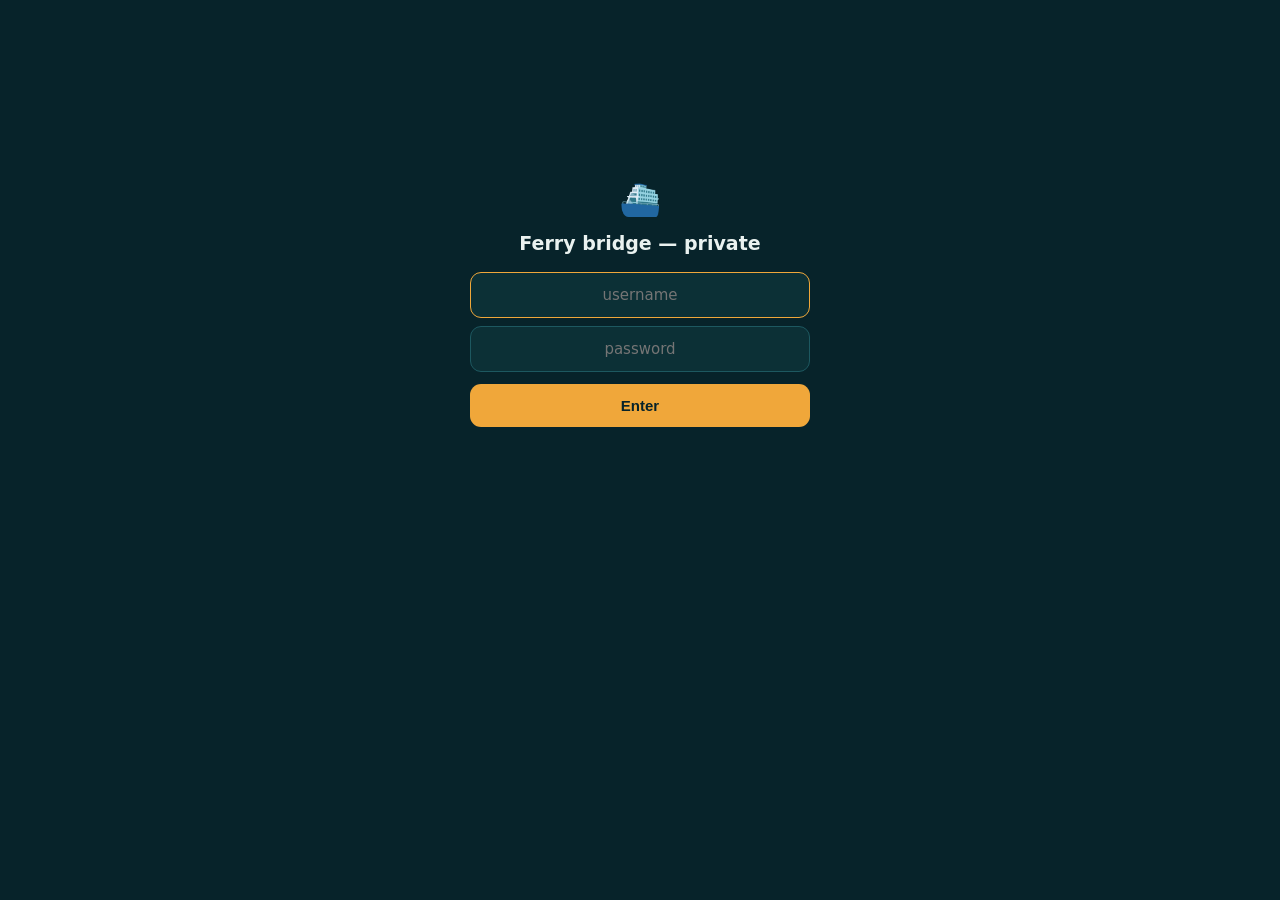
<file: metrics/index.html>
<!doctype html><html lang="en"><head><meta charset="utf-8"><meta name="viewport" content="width=device-width,initial-scale=1">
<title>Ferry — Metrics</title><meta name="robots" content="noindex,nofollow">
<style>
:root{--ink:#07232a;--card:#0c3036;--line:#1d5860;--foam:#a7cdc8;--beacon:#f0a73a;--ok:#7fd6a4;--mono:ui-monospace,"SF Mono",Menlo,monospace;--ui:system-ui,-apple-system,"Segoe UI",Roboto,sans-serif}
*{box-sizing:border-box}body{margin:0;background:var(--ink);color:#eaf2f0;font-family:var(--ui);padding:34px 20px 60px}
.wrap{max-width:960px;margin:0 auto;display:none}
h1{font-size:22px;margin:0 0 4px}h1 span{color:var(--beacon)}
.sub{color:var(--foam);font-size:13px;font-family:var(--mono);margin:0 0 26px}
h2{font-size:13px;text-transform:uppercase;letter-spacing:.08em;color:var(--foam);margin:30px 0 10px}
.grid{display:grid;grid-template-columns:repeat(auto-fill,minmax(210px,1fr));gap:12px}
.card{background:var(--card);border:1px solid var(--line);border-radius:12px;padding:16px}
.card .k{font-size:12px;color:var(--foam);font-family:var(--mono)}
.card .v{font-size:30px;font-weight:700;margin-top:6px}.card .v.ok{color:var(--ok)}.card .v.hl{color:var(--beacon)}
.card .d{font-size:11px;color:var(--foam);margin-top:4px;font-family:var(--mono)}
.links a{display:inline-block;background:var(--card);border:1px solid var(--line);border-radius:10px;padding:10px 14px;margin:0 8px 8px 0;color:var(--beacon);text-decoration:none;font-size:13px}
.links a:hover{border-color:var(--beacon)}
.note{background:rgba(240,167,58,.08);border:1px solid rgba(240,167,58,.35);border-radius:12px;padding:14px 16px;font-size:13px;line-height:1.6;color:#f3e9d8;margin-top:26px}
.note code{font-family:var(--mono);background:rgba(0,0,0,.3);padding:1px 6px;border-radius:5px}
#gate{max-width:340px;margin:16vh auto 0;text-align:center}
#gate .lock{font-size:34px}#gate h1{font-size:19px;margin:14px 0 18px}
#gate input{width:100%;padding:13px 15px;border-radius:11px;border:1px solid var(--line);background:var(--card);color:#eaf2f0;font-size:15px;font-family:var(--ui);text-align:center}
#gate input+input{margin-top:8px}
#gate input:focus{outline:none;border-color:var(--beacon)}
#gate button{margin-top:12px;width:100%;padding:13px;border:0;border-radius:11px;background:var(--beacon);color:var(--ink);font-weight:700;font-size:15px;cursor:pointer}
#gerr{color:#e8846a;font-size:12.5px;font-family:var(--mono);margin-top:12px;min-height:16px}
</style></head><body>

<div id="gate">
  <div class="lock">⛴️</div>
  <h1>Ferry bridge — private</h1>
  <form onsubmit="return tryAuth(event)">
    <input id="usr" type="text" placeholder="username" autocomplete="username" autofocus>
    <input id="pw" type="password" placeholder="password" autocomplete="current-password">
    <button type="submit">Enter</button>
    <div id="gerr"></div>
  </form>
</div>

<div class="wrap">
<h1>⛴ Ferry — <span>bridge instruments</span></h1>
<p class="sub">Private dashboard · unique visitors via GoatCounter · refreshes on load</p>
<h2>Conversion funnel</h2>
<div class="grid">
<div class="card"><div class="k">Site visitors, total</div><div class="v" id="m-total">—</div><div class="d">all pages, unique</div></div>
<div class="card"><div class="k">Install clicks</div><div class="v hl" id="m-install">—</div><div class="d">cta-install → Chrome Web Store</div></div>
<div class="card"><div class="k">Launch signups (pre-launch)</div><div class="v hl" id="m-signup">—</div><div class="d">notify-signup event</div></div>
<div class="card"><div class="k">Signup rate</div><div class="v hl" id="m-rate">—</div><div class="d">signups / homepage visitors</div></div>
<div class="card"><div class="k">Purchases</div><div class="v ok" id="m-thanks">—</div><div class="d">/thanks views, post-launch</div></div>
</div>
<h2>CTA clicks</h2>
<div class="grid">
<div class="card"><div class="k">Pro CTA</div><div class="v" id="m-cta-pro">—</div><div class="d">pricing card</div></div>
<div class="card"><div class="k">Free CTA</div><div class="v" id="m-cta-free">—</div><div class="d">pricing card</div></div>
<div class="card"><div class="k">Nav CTA</div><div class="v" id="m-cta-nav">—</div><div class="d">header button</div></div>
</div>
<h2>Traffic by page</h2>
<div class="grid" id="pages"></div>
<h2>Deep dives</h2>
<div class="links">
<a href="https://techcesories.goatcounter.com" target="_blank">GoatCounter → referrers, countries, time</a>
<a href="https://dashboard.stripe.com" target="_blank">Stripe → revenue</a>
<a href="https://search.google.com/search-console" target="_blank">Search Console → SEO queries</a>
<a href="https://www.bing.com/webmasters" target="_blank">Bing → SEO</a>
<a href="https://chrome.google.com/webstore/devconsole" target="_blank">Chrome Web Store → installs</a>
</div>
<div class="note" id="setup"><b>If numbers show — :</b> 1) confirm GoatCounter → Settings → <i>Allow adding visitor counts on your website</i> is ticked (powers this page). 2) Deploy the Worker <code>/notify</code> endpoint so signups count. Data appears from first visit after deploy; history starts at zero.</div>
</div>

<script>
var HASH="c3f826a286dbf5f8b56f50bca6495dc6d9ccac68ef183bc2740e4a2ca205c201";
async function sha(s){var b=await crypto.subtle.digest("SHA-256",new TextEncoder().encode(s));return Array.from(new Uint8Array(b)).map(function(x){return x.toString(16).padStart(2,"0")}).join("")}
async function tryAuth(e){if(e)e.preventDefault();var h=await sha(document.getElementById("usr").value+":"+document.getElementById("pw").value);
if(h===HASH){try{sessionStorage.setItem("fm","1")}catch(_){}; show()}else{document.getElementById("gerr").textContent="Wrong username or password."}return false}
function show(){document.getElementById("gate").style.display="none";document.querySelector(".wrap").style.display="block";renderMetrics()}
try{if(sessionStorage.getItem("fm")==="1")addEventListener("DOMContentLoaded",show)}catch(_){}

function renderMetrics(){
var GC="https://techcesories.goatcounter.com/counter/";
function put(id,n){var e=document.getElementById(id);if(e)e.textContent=(typeof n==="number")?n.toLocaleString():n}
function grab(path){return fetch(GC+encodeURIComponent(path)+".json").then(function(r){if(!r.ok)throw 0;return r.json()}).then(function(j){return parseInt(String(j.count_unique||j.count).replace(/[^0-9]/g,""),10)||0}).catch(function(){return null})}
var PAGES=[["/","Homepage"],["/export-chatgpt-to-markdown","Guide: GPT→MD"],["/export-claude-to-obsidian","Guide: Claude→Obsidian"],["/chatgpt-claude-to-notion","Guide: →Notion"],["/privacy","Privacy"],["/terms","Terms"]];
Promise.all([grab("TOTAL"),grab("notify-signup"),grab("/thanks"),grab("cta-pro"),grab("cta-free"),grab("cta-nav"),grab("/"),grab("cta-install")]).then(function(r){
put("m-total",r[0]==null?"—":r[0]);put("m-signup",r[1]==null?"—":r[1]);put("m-thanks",r[2]==null?"—":r[2]);
put("m-cta-pro",r[3]==null?"—":r[3]);put("m-cta-free",r[4]==null?"—":r[4]);put("m-cta-nav",r[5]==null?"—":r[5]);
put("m-rate",(r[1]!=null&&r[6])?((100*r[1]/r[6]).toFixed(1)+"%"):"—");
put("m-install",r[7]==null?"—":r[7]);if(r[0]!=null)document.getElementById("setup").style.display="none";});
var g=document.getElementById("pages");PAGES.forEach(function(p){var c=document.createElement("div");c.className="card";c.innerHTML='<div class="k">'+p[1]+'</div><div class="v">—</div><div class="d">'+p[0]+'</div>';g.appendChild(c);grab(p[0]).then(function(n){c.querySelector(".v").textContent=(n==null)?"—":n.toLocaleString()})});
}
</script>
</body></html>
</file>
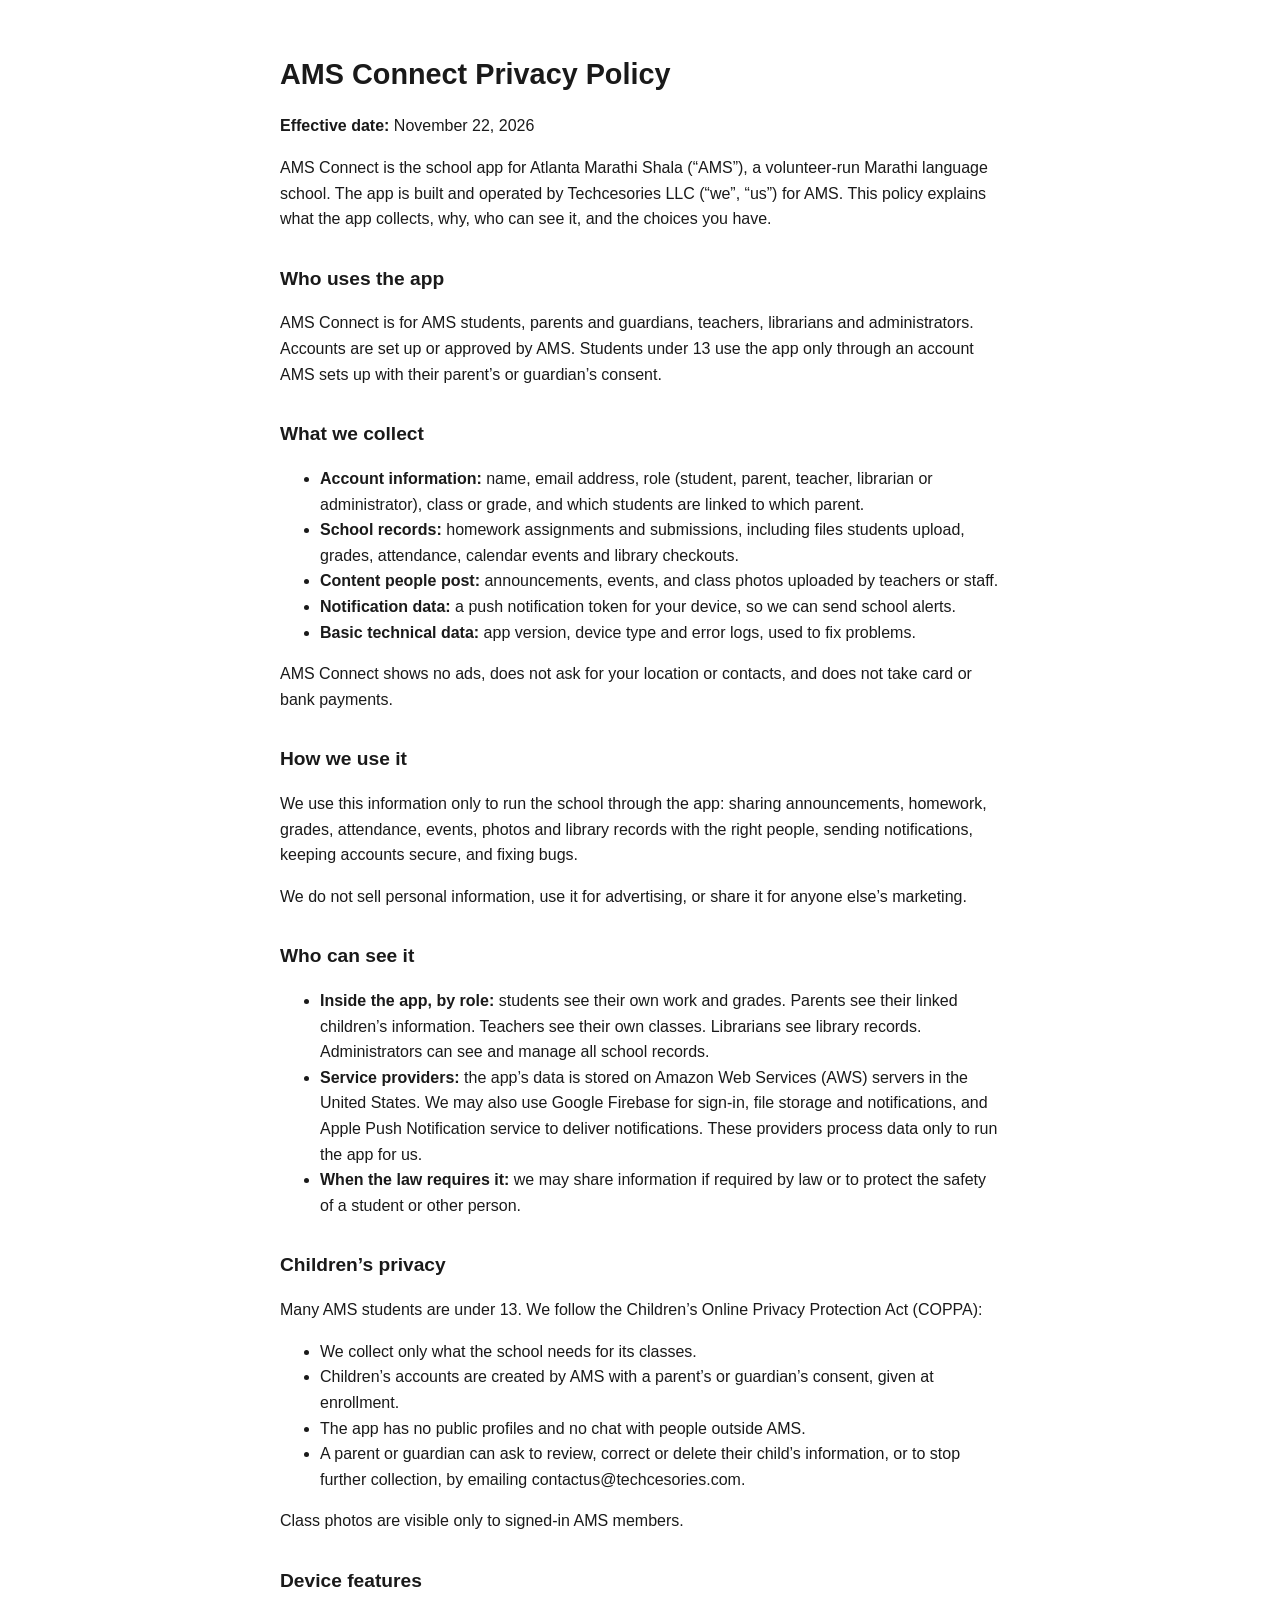
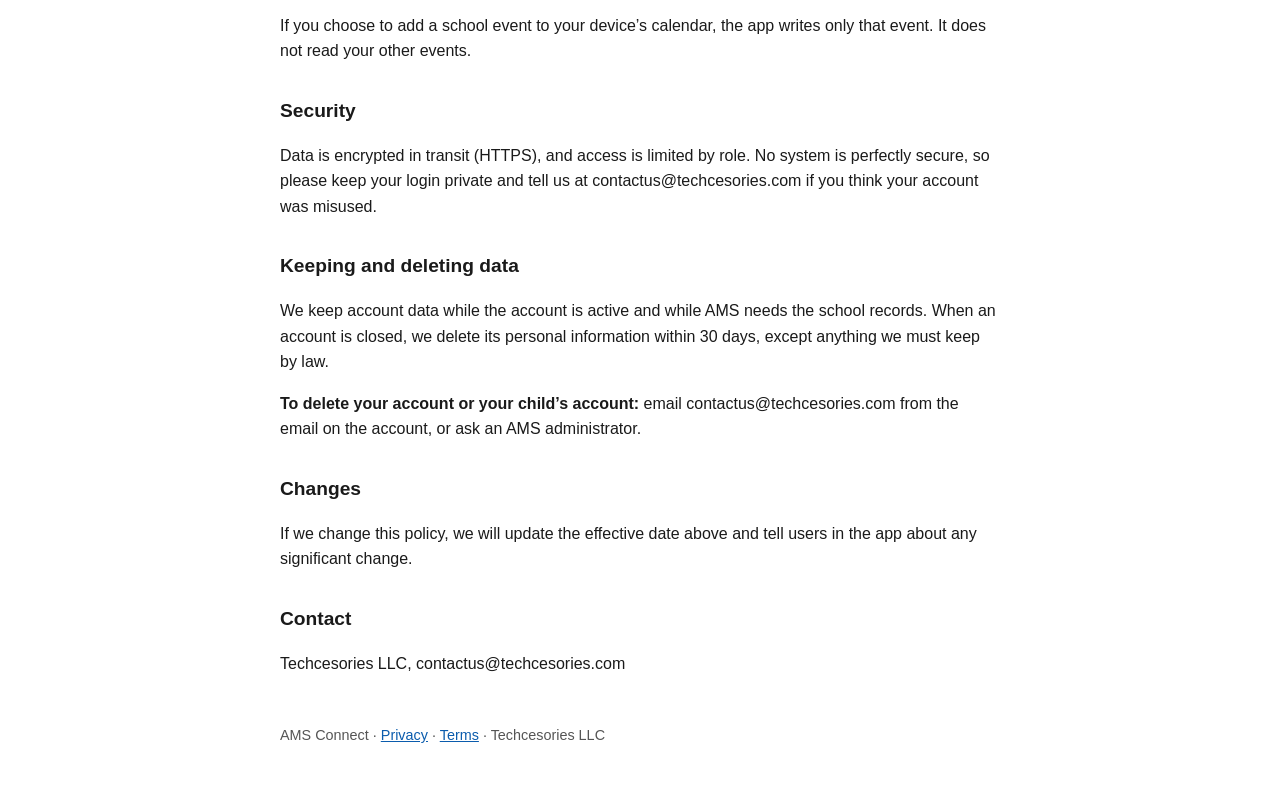
<file: ams-connect/privacy/index.html>
<!doctype html>
<html lang="en">
<head>
<meta charset="utf-8">
<meta name="viewport" content="width=device-width, initial-scale=1">
<title>AMS Connect Privacy Policy</title>
<style>
body{font-family:-apple-system,BlinkMacSystemFont,"Segoe UI",Roboto,Helvetica,Arial,sans-serif;line-height:1.6;color:#1a1a1a;background:#fff;max-width:720px;margin:0 auto;padding:32px 16px 64px}
h1{font-size:1.8rem;margin-bottom:.25rem}h2{font-size:1.2rem;margin-top:2rem}a{color:#0b5cad}
footer{margin-top:3rem;font-size:.9rem;color:#555}
</style>
</head>
<body>
<h1 id="ams-connect-privacy-policy">AMS Connect Privacy Policy</h1>
<p><strong>Effective date:</strong> November 22, 2026</p>
<p>AMS Connect is the school app for Atlanta Marathi Shala (“AMS”), a
volunteer-run Marathi language school. The app is built and operated by
Techcesories LLC (“we”, “us”) for AMS. This policy explains what the app
collects, why, who can see it, and the choices you have.</p>
<h2 id="who-uses-the-app">Who uses the app</h2>
<p>AMS Connect is for AMS students, parents and guardians, teachers,
librarians and administrators. Accounts are set up or approved by AMS.
Students under 13 use the app only through an account AMS sets up with
their parent’s or guardian’s consent.</p>
<h2 id="what-we-collect">What we collect</h2>
<ul>
<li><strong>Account information:</strong> name, email address, role
(student, parent, teacher, librarian or administrator), class or grade,
and which students are linked to which parent.</li>
<li><strong>School records:</strong> homework assignments and
submissions, including files students upload, grades, attendance,
calendar events and library checkouts.</li>
<li><strong>Content people post:</strong> announcements, events, and
class photos uploaded by teachers or staff.</li>
<li><strong>Notification data:</strong> a push notification token for
your device, so we can send school alerts.</li>
<li><strong>Basic technical data:</strong> app version, device type and
error logs, used to fix problems.</li>
</ul>
<p>AMS Connect shows no ads, does not ask for your location or contacts,
and does not take card or bank payments.</p>
<h2 id="how-we-use-it">How we use it</h2>
<p>We use this information only to run the school through the app:
sharing announcements, homework, grades, attendance, events, photos and
library records with the right people, sending notifications, keeping
accounts secure, and fixing bugs.</p>
<p>We do not sell personal information, use it for advertising, or share
it for anyone else’s marketing.</p>
<h2 id="who-can-see-it">Who can see it</h2>
<ul>
<li><strong>Inside the app, by role:</strong> students see their own
work and grades. Parents see their linked children’s information.
Teachers see their own classes. Librarians see library records.
Administrators can see and manage all school records.</li>
<li><strong>Service providers:</strong> the app’s data is stored on
Amazon Web Services (AWS) servers in the United States. We may also use
Google Firebase for sign-in, file storage and notifications, and Apple
Push Notification service to deliver notifications. These providers
process data only to run the app for us.</li>
<li><strong>When the law requires it:</strong> we may share information
if required by law or to protect the safety of a student or other
person.</li>
</ul>
<h2 id="childrens-privacy">Children’s privacy</h2>
<p>Many AMS students are under 13. We follow the Children’s Online
Privacy Protection Act (COPPA):</p>
<ul>
<li>We collect only what the school needs for its classes.</li>
<li>Children’s accounts are created by AMS with a parent’s or guardian’s
consent, given at enrollment.</li>
<li>The app has no public profiles and no chat with people outside
AMS.</li>
<li>A parent or guardian can ask to review, correct or delete their
child’s information, or to stop further collection, by emailing
contactus@techcesories.com.</li>
</ul>
<p>Class photos are visible only to signed-in AMS members.</p>
<h2 id="device-features">Device features</h2>
<p>If you choose to add a school event to your device’s calendar, the
app writes only that event. It does not read your other events.</p>
<h2 id="security">Security</h2>
<p>Data is encrypted in transit (HTTPS), and access is limited by role.
No system is perfectly secure, so please keep your login private and
tell us at contactus@techcesories.com if you think your account was
misused.</p>
<h2 id="keeping-and-deleting-data">Keeping and deleting data</h2>
<p>We keep account data while the account is active and while AMS needs
the school records. When an account is closed, we delete its personal
information within 30 days, except anything we must keep by law.</p>
<p><strong>To delete your account or your child’s account:</strong>
email contactus@techcesories.com from the email on the account, or ask
an AMS administrator.</p>
<h2 id="changes">Changes</h2>
<p>If we change this policy, we will update the effective date above and
tell users in the app about any significant change.</p>
<h2 id="contact">Contact</h2>
<p>Techcesories LLC, contactus@techcesories.com</p>
<footer>AMS Connect · <a href="/ams-connect/privacy/">Privacy</a> · <a href="/ams-connect/terms/">Terms</a> · Techcesories LLC</footer>
</body>
</html>
</file>
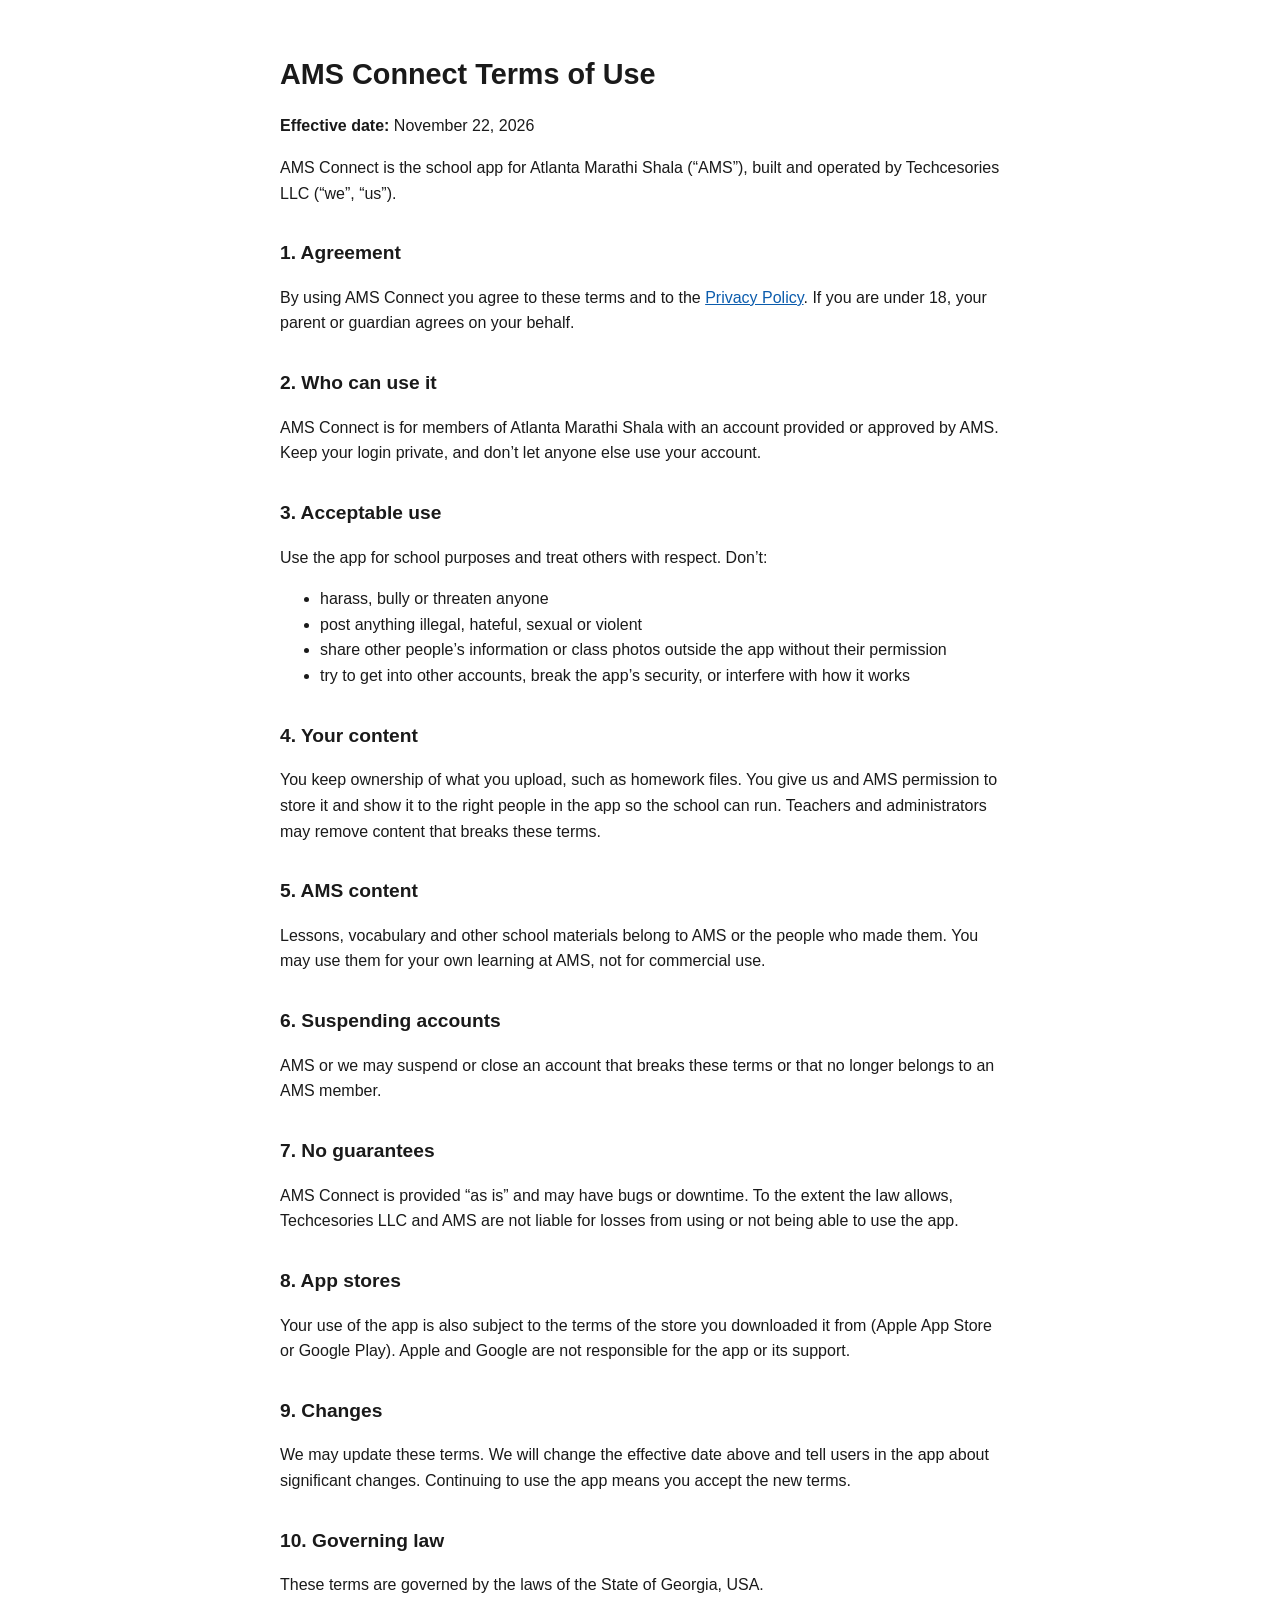
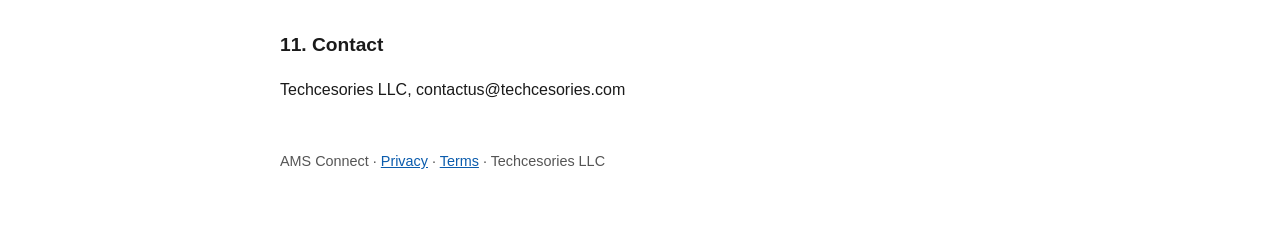
<file: ams-connect/terms/index.html>
<!doctype html>
<html lang="en">
<head>
<meta charset="utf-8">
<meta name="viewport" content="width=device-width, initial-scale=1">
<title>AMS Connect Terms of Use</title>
<style>
body{font-family:-apple-system,BlinkMacSystemFont,"Segoe UI",Roboto,Helvetica,Arial,sans-serif;line-height:1.6;color:#1a1a1a;background:#fff;max-width:720px;margin:0 auto;padding:32px 16px 64px}
h1{font-size:1.8rem;margin-bottom:.25rem}h2{font-size:1.2rem;margin-top:2rem}a{color:#0b5cad}
footer{margin-top:3rem;font-size:.9rem;color:#555}
</style>
</head>
<body>
<h1 id="ams-connect-terms-of-use">AMS Connect Terms of Use</h1>
<p><strong>Effective date:</strong> November 22, 2026</p>
<p>AMS Connect is the school app for Atlanta Marathi Shala (“AMS”),
built and operated by Techcesories LLC (“we”, “us”).</p>
<h2 id="agreement">1. Agreement</h2>
<p>By using AMS Connect you agree to these terms and to the <a
href="../privacy/">Privacy Policy</a>. If you are under 18, your parent
or guardian agrees on your behalf.</p>
<h2 id="who-can-use-it">2. Who can use it</h2>
<p>AMS Connect is for members of Atlanta Marathi Shala with an account
provided or approved by AMS. Keep your login private, and don’t let
anyone else use your account.</p>
<h2 id="acceptable-use">3. Acceptable use</h2>
<p>Use the app for school purposes and treat others with respect.
Don’t:</p>
<ul>
<li>harass, bully or threaten anyone</li>
<li>post anything illegal, hateful, sexual or violent</li>
<li>share other people’s information or class photos outside the app
without their permission</li>
<li>try to get into other accounts, break the app’s security, or
interfere with how it works</li>
</ul>
<h2 id="your-content">4. Your content</h2>
<p>You keep ownership of what you upload, such as homework files. You
give us and AMS permission to store it and show it to the right people
in the app so the school can run. Teachers and administrators may remove
content that breaks these terms.</p>
<h2 id="ams-content">5. AMS content</h2>
<p>Lessons, vocabulary and other school materials belong to AMS or the
people who made them. You may use them for your own learning at AMS, not
for commercial use.</p>
<h2 id="suspending-accounts">6. Suspending accounts</h2>
<p>AMS or we may suspend or close an account that breaks these terms or
that no longer belongs to an AMS member.</p>
<h2 id="no-guarantees">7. No guarantees</h2>
<p>AMS Connect is provided “as is” and may have bugs or downtime. To the
extent the law allows, Techcesories LLC and AMS are not liable for
losses from using or not being able to use the app.</p>
<h2 id="app-stores">8. App stores</h2>
<p>Your use of the app is also subject to the terms of the store you
downloaded it from (Apple App Store or Google Play). Apple and Google
are not responsible for the app or its support.</p>
<h2 id="changes">9. Changes</h2>
<p>We may update these terms. We will change the effective date above
and tell users in the app about significant changes. Continuing to use
the app means you accept the new terms.</p>
<h2 id="governing-law">10. Governing law</h2>
<p>These terms are governed by the laws of the State of Georgia,
USA.</p>
<h2 id="contact">11. Contact</h2>
<p>Techcesories LLC, contactus@techcesories.com</p>
<footer>AMS Connect · <a href="/ams-connect/privacy/">Privacy</a> · <a href="/ams-connect/terms/">Terms</a> · Techcesories LLC</footer>
</body>
</html>
</file>
